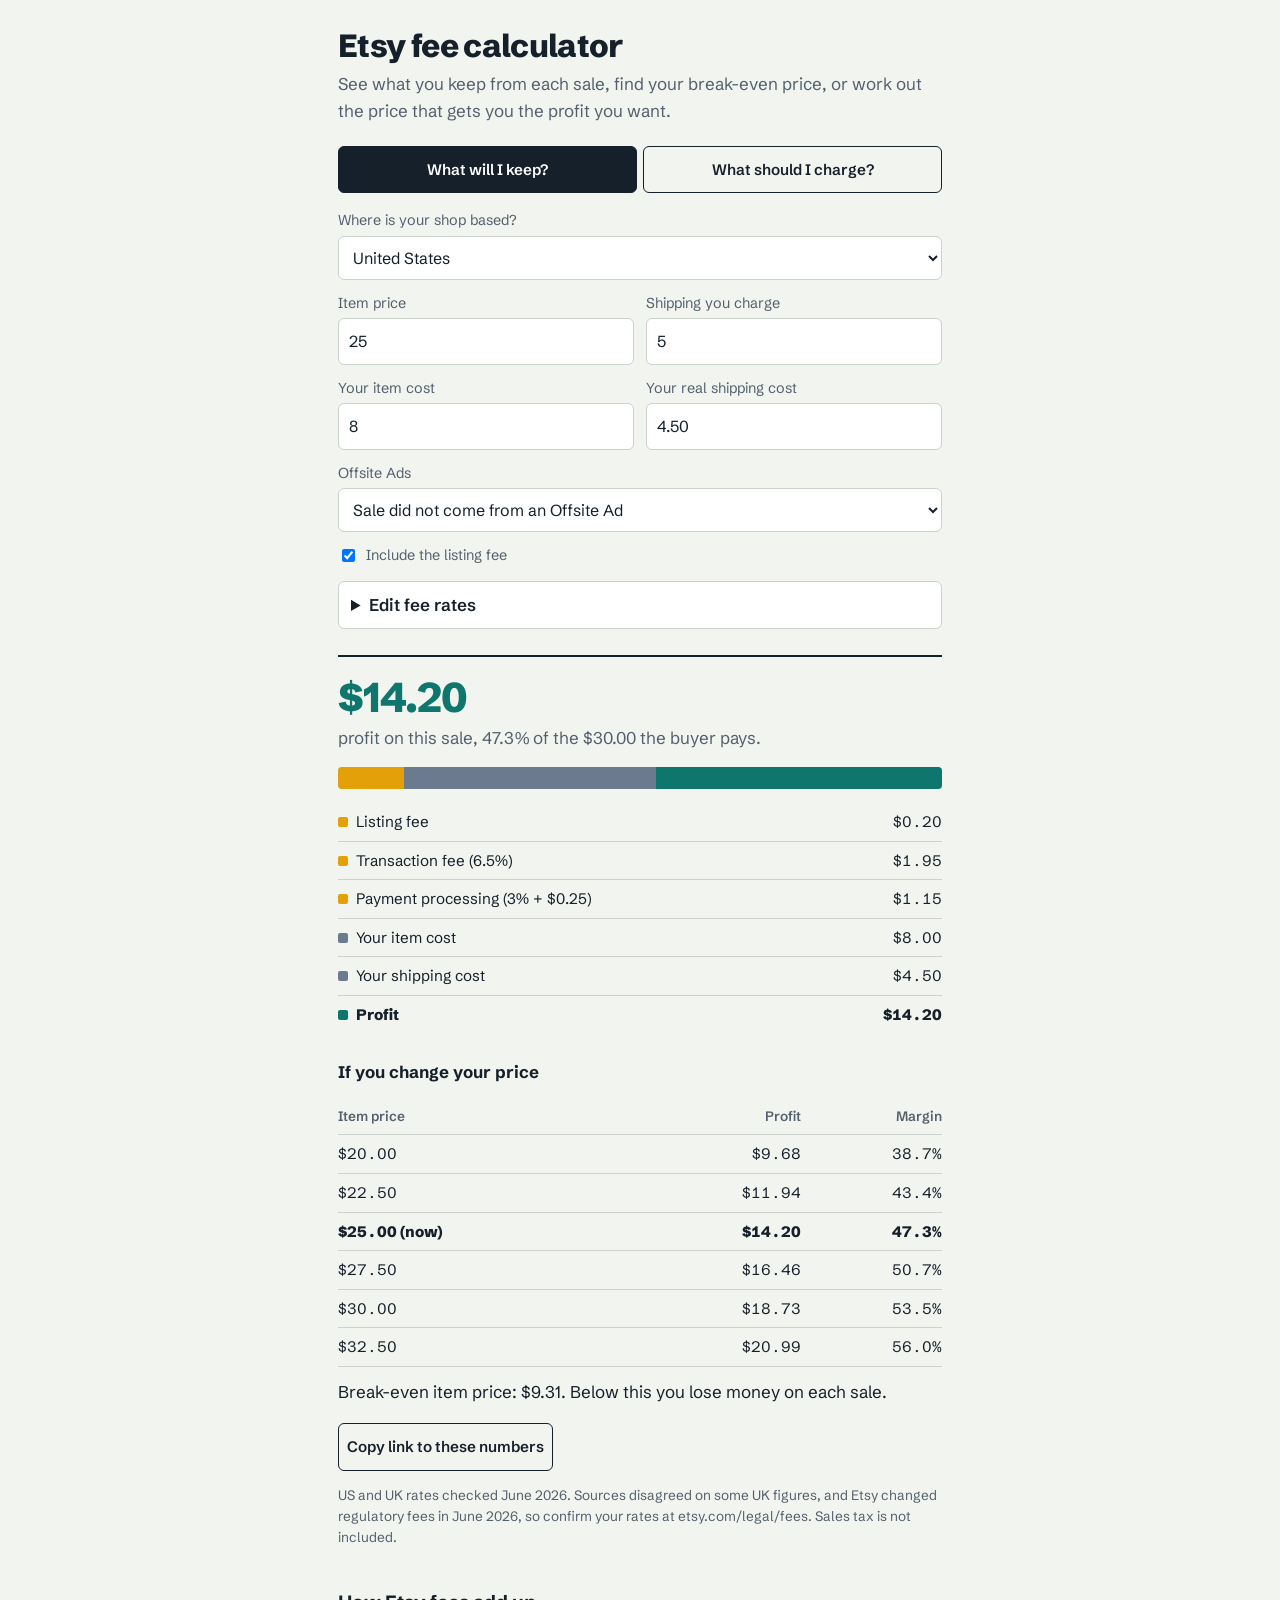
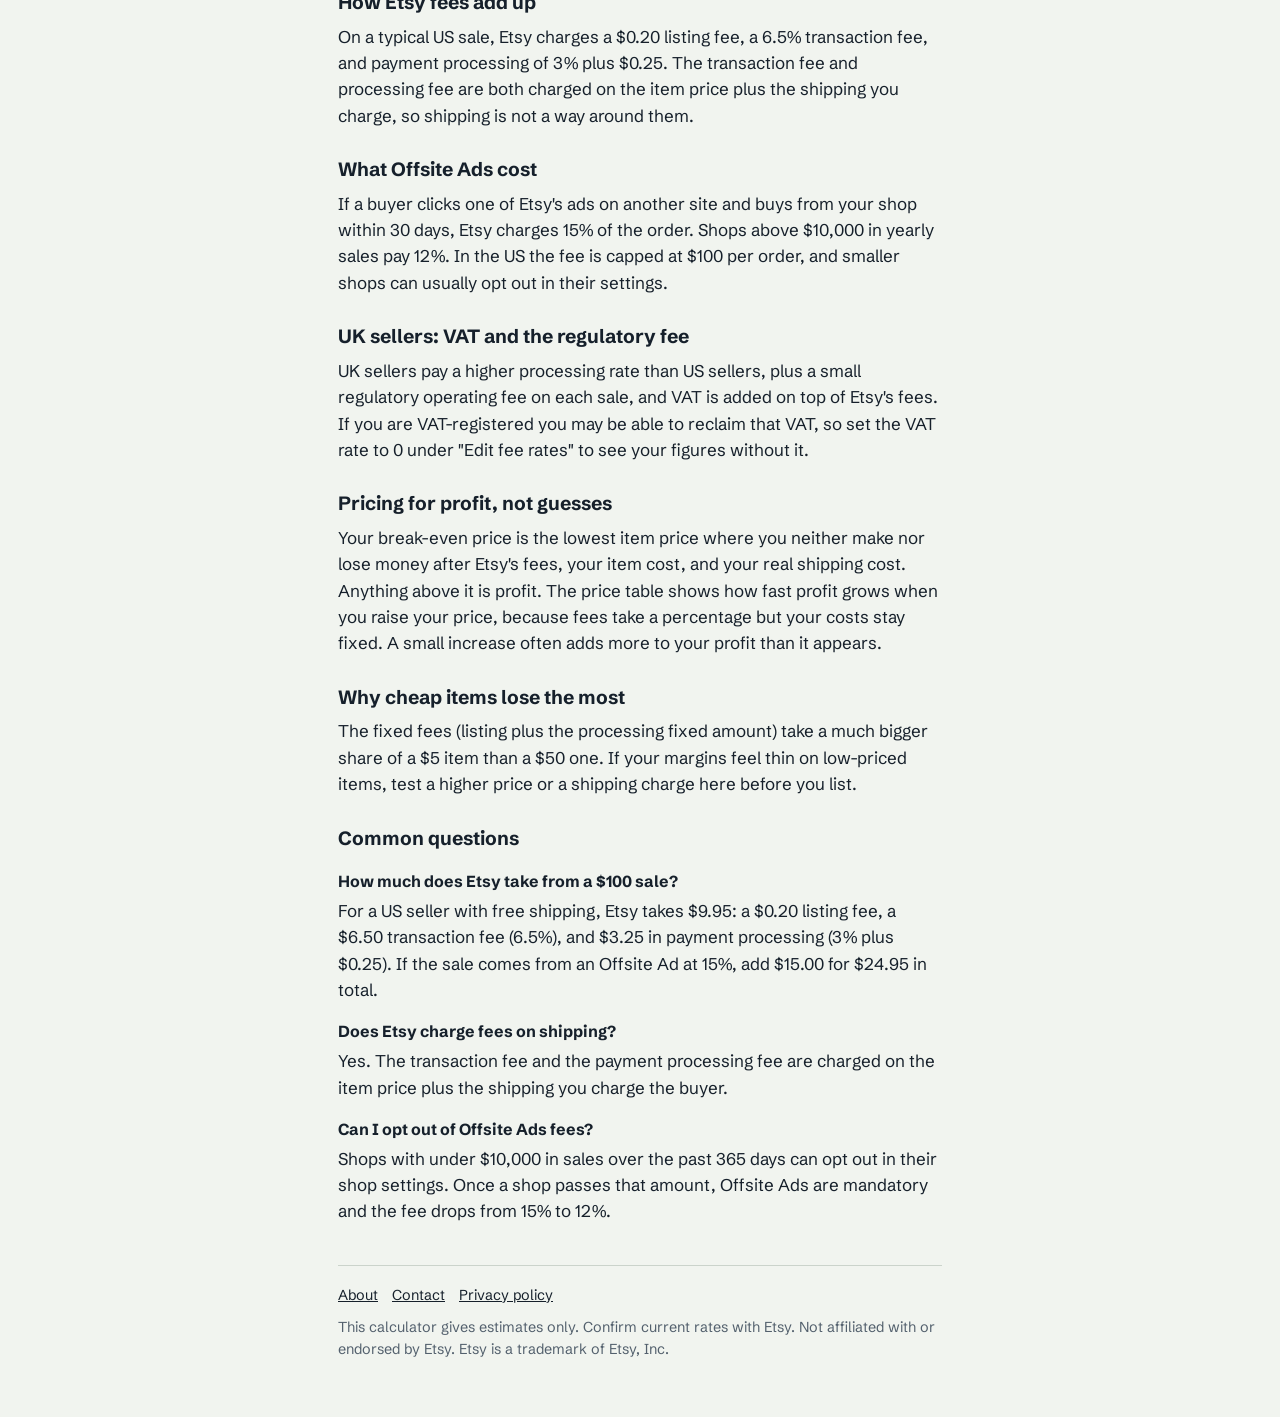
<file: index.html>
<!doctype html>
<html lang="en">
<head>
<meta charset="utf-8">
<meta name="viewport" content="width=device-width,initial-scale=1">
<title>Etsy Fee Calculator: Profit, Break-Even and Pricing (US, UK, Custom)</title>
<meta name="description" content="Free Etsy fee calculator for US and UK sellers with editable rates for any country. See profit per sale, your break-even price, the price for a target margin, and what happens if you raise or lower your price.">
<link rel="preconnect" href="https://fonts.googleapis.com">
<link rel="preconnect" href="https://fonts.gstatic.com" crossorigin>
<link href="https://fonts.googleapis.com/css2?family=Schibsted+Grotesk:wght@400;600;800&display=swap" rel="stylesheet">
<style>
:root{--bg:#F1F4EF;--ink:#16202B;--mute:#53606D;--line:#CBD3CB;--fee:#E3A008;--cost:#6B7A8F;--win:#0F766E;--loss:#B3261E;--paper:#fff}
*{box-sizing:border-box}
body{margin:0;background:var(--bg);color:var(--ink);font:17px/1.55 "Schibsted Grotesk",system-ui,sans-serif}
main{max-width:640px;margin:0 auto;padding:28px 18px 56px}
h1{font-size:2rem;line-height:1.1;margin:0 0 8px;letter-spacing:-.02em;font-weight:800}
.lede{color:var(--mute);margin:0 0 22px}
.modes{display:flex;gap:6px;margin-bottom:16px}
.modes button,.copy{padding:11px 8px;border:1.5px solid var(--ink);background:transparent;color:var(--ink);font:inherit;font-weight:600;font-size:.95rem;border-radius:6px;cursor:pointer}
.modes button{flex:1}
.modes button[aria-pressed=true]{background:var(--ink);color:#fff}
.grid{display:grid;grid-template-columns:1fr 1fr;gap:12px}
label{display:flex;flex-direction:column;gap:4px;font-size:.9rem;color:var(--mute)}
input,select{font:inherit;font-size:1rem;color:var(--ink);padding:10px;border:1.5px solid var(--line);border-radius:6px;background:var(--paper);width:100%}
input:focus-visible,select:focus-visible,button:focus-visible,summary:focus-visible{outline:3px solid var(--win);outline-offset:2px}
.full{grid-column:1/-1}
.check{flex-direction:row;align-items:center;gap:8px}
.check input{width:auto}
[hidden]{display:none!important}
details{margin-top:14px;border:1.5px solid var(--line);border-radius:6px;padding:10px 12px;background:var(--paper)}
summary{cursor:pointer;font-weight:600}
details .grid{margin-top:12px}
.hint{font-size:.85rem;color:var(--mute);margin:10px 0 0}
.result{margin-top:26px;padding-top:20px;border-top:2px solid var(--ink)}
.big{font-size:2.6rem;font-weight:800;letter-spacing:-.03em;line-height:1}
.sub{color:var(--mute);margin:6px 0 16px}
.bar{display:flex;height:22px;border-radius:4px;overflow:hidden;background:var(--line)}
.bar span{display:block;height:100%}
table{width:100%;border-collapse:collapse;margin-top:14px;font-size:.95rem}
td,th{padding:7px 0;border-bottom:1px solid var(--line)}
th{font-size:.85rem;font-weight:600;color:var(--mute);text-align:right}
th:first-child,.ladder td:first-child{text-align:left}
td:last-child{text-align:right;font-variant-numeric:tabular-nums}
.ladder td{text-align:right;font-variant-numeric:tabular-nums}
.ladder tr.now td{font-weight:800}
.neg{color:var(--loss)}
.sw{display:inline-block;width:10px;height:10px;border-radius:2px;margin-right:8px}
tr.total td{font-weight:800;border-bottom:0}
h2.sec{font-size:1.05rem;margin:26px 0 0}
.be{margin:12px 0 0}
.note{color:var(--mute);font-size:.85rem;margin-top:14px}
.share{margin-top:18px;display:flex;align-items:center;gap:12px;flex-wrap:wrap}
article{margin-top:40px;max-width:60ch}
article h2{font-size:1.2rem;margin:26px 0 6px}article h3{font-size:1rem;margin:16px 0 4px}
article p{margin:0 0 10px}
footer{margin-top:40px;padding-top:18px;border-top:1px solid var(--line);font-size:.9rem;color:var(--mute)}footer a{color:var(--ink);margin-right:14px}footer p{margin:10px 0 0}
</style>
<link rel="canonical" href="https://sellerprofit.github.io/">
<!-- After AdSense approves your site, paste your AdSense script tag here. -->
<script type="application/ld+json">{"@context": "https://schema.org", "@type": "FAQPage", "mainEntity": [{"@type": "Question", "name": "How much does Etsy take from a $100 sale?", "acceptedAnswer": {"@type": "Answer", "text": "For a US seller with free shipping, Etsy takes $9.95: a $0.20 listing fee, a $6.50 transaction fee (6.5%), and $3.25 in payment processing (3% plus $0.25). If the sale comes from an Offsite Ad at 15%, add $15.00 for $24.95 in total."}}, {"@type": "Question", "name": "Does Etsy charge fees on shipping?", "acceptedAnswer": {"@type": "Answer", "text": "Yes. The transaction fee and the payment processing fee are charged on the item price plus the shipping you charge the buyer."}}, {"@type": "Question", "name": "Can I opt out of Offsite Ads fees?", "acceptedAnswer": {"@type": "Answer", "text": "Shops with under $10,000 in sales over the past 365 days can opt out in their shop settings. Once a shop passes that amount, Offsite Ads are mandatory and the fee drops from 15% to 12%."}}]}</script>
</head>
<body>
<main>
  <h1>Etsy fee calculator</h1>
  <p class="lede">See what you keep from each sale, find your break-even price, or work out the price that gets you the profit you want.</p>

  <div class="modes">
    <button type="button" id="m-fees" aria-pressed="true">What will I keep?</button>
    <button type="button" id="m-price" aria-pressed="false">What should I charge?</button>
  </div>

  <div class="grid">
    <label class="full">Where is your shop based?
      <select id="country">
        <option value="us">United States</option>
        <option value="uk">United Kingdom</option>
        <option value="other">Other country (enter your rates)</option>
      </select>
    </label>
    <label id="l-price">Item price
      <input id="price" type="number" inputmode="decimal" min="0" step="0.01" value="25">
    </label>
    <label id="l-ttype" hidden>My goal is a
      <select id="ttype">
        <option value="amt">Profit amount</option>
        <option value="pct">Profit margin (%)</option>
      </select>
    </label>
    <label id="l-target" hidden><span id="t-label">Profit I want</span>
      <input id="target" type="number" inputmode="decimal" step="0.01" value="10">
    </label>
    <label>Shipping you charge
      <input id="ship" type="number" inputmode="decimal" min="0" step="0.01" value="5">
    </label>
    <label>Your item cost
      <input id="cost" type="number" inputmode="decimal" min="0" step="0.01" value="8">
    </label>
    <label>Your real shipping cost
      <input id="shipcost" type="number" inputmode="decimal" min="0" step="0.01" value="4.50">
    </label>
    <label class="full">Offsite Ads
      <select id="ads">
        <option value="0">Sale did not come from an Offsite Ad</option>
        <option value="0.15">Offsite Ad sale, 15% (under $10k a year)</option>
        <option value="0.12">Offsite Ad sale, 12% ($10k+ a year)</option>
      </select>
    </label>
    <label class="full check"><input id="listing" type="checkbox" checked> Include the listing fee</label>
  </div>

  <details>
    <summary>Edit fee rates</summary>
    <div class="grid">
      <label>Transaction fee (%)<input id="r-t" type="number" inputmode="decimal" min="0" step="0.01"></label>
      <label>Listing fee<input id="r-l" type="number" inputmode="decimal" min="0" step="0.01"></label>
      <label>Processing fee (%)<input id="r-p" type="number" inputmode="decimal" min="0" step="0.01"></label>
      <label>Processing fixed fee<input id="r-f" type="number" inputmode="decimal" min="0" step="0.01"></label>
      <label>Regulatory operating fee (%)<input id="r-g" type="number" inputmode="decimal" min="0" step="0.01"></label>
      <label>VAT on Etsy fees (%)<input id="r-v" type="number" inputmode="decimal" min="0" step="0.01"></label>
      <label class="full">Offsite Ads cap per order (leave empty for none)<input id="r-cap" type="number" inputmode="decimal" min="0" step="0.01"></label>
    </div>
    <p class="hint">These fill in automatically when you pick a country. Change them if Etsy's rates for your shop are different.</p>
  </details>

  <section class="result" aria-live="polite">
    <div class="big" id="big"></div>
    <p class="sub" id="sub"></p>
    <div class="bar" id="bar" role="img" aria-label="Where the buyer's payment goes"></div>
    <table id="rows"></table>
    <p class="note" id="note"></p>

    <h2 class="sec">If you change your price</h2>
    <table class="ladder" id="ladder"></table>
    <p class="be" id="be"></p>
  </section>

  <div class="share">
    <button type="button" class="copy" id="copy">Copy link to these numbers</button>
    <span class="note" id="copied" style="margin:0"></span>
  </div>

  <p class="note">US and UK rates checked June 2026. Sources disagreed on some UK figures, and Etsy changed regulatory fees in June 2026, so confirm your rates at etsy.com/legal/fees. Sales tax is not included.</p>

  <article>
    <h2>How Etsy fees add up</h2>
    <p>On a typical US sale, Etsy charges a $0.20 listing fee, a 6.5% transaction fee, and payment processing of 3% plus $0.25. The transaction fee and processing fee are both charged on the item price plus the shipping you charge, so shipping is not a way around them.</p>
    <h2>What Offsite Ads cost</h2>
    <p>If a buyer clicks one of Etsy's ads on another site and buys from your shop within 30 days, Etsy charges 15% of the order. Shops above $10,000 in yearly sales pay 12%. In the US the fee is capped at $100 per order, and smaller shops can usually opt out in their settings.</p>
    <h2>UK sellers: VAT and the regulatory fee</h2>
    <p>UK sellers pay a higher processing rate than US sellers, plus a small regulatory operating fee on each sale, and VAT is added on top of Etsy's fees. If you are VAT-registered you may be able to reclaim that VAT, so set the VAT rate to 0 under "Edit fee rates" to see your figures without it.</p>
    <h2>Pricing for profit, not guesses</h2>
    <p>Your break-even price is the lowest item price where you neither make nor lose money after Etsy's fees, your item cost, and your real shipping cost. Anything above it is profit. The price table shows how fast profit grows when you raise your price, because fees take a percentage but your costs stay fixed. A small increase often adds more to your profit than it appears.</p>
    <h2>Why cheap items lose the most</h2>
    <p>The fixed fees (listing plus the processing fixed amount) take a much bigger share of a $5 item than a $50 one. If your margins feel thin on low-priced items, test a higher price or a shipping charge here before you list.</p>
    <h2>Common questions</h2>
    <h3>How much does Etsy take from a $100 sale?</h3>
    <p>For a US seller with free shipping, Etsy takes $9.95: a $0.20 listing fee, a $6.50 transaction fee (6.5%), and $3.25 in payment processing (3% plus $0.25). If the sale comes from an Offsite Ad at 15%, add $15.00 for $24.95 in total.</p>
    <h3>Does Etsy charge fees on shipping?</h3>
    <p>Yes. The transaction fee and the payment processing fee are charged on the item price plus the shipping you charge the buyer.</p>
    <h3>Can I opt out of Offsite Ads fees?</h3>
    <p>Shops with under $10,000 in sales over the past 365 days can opt out in their shop settings. Once a shop passes that amount, Offsite Ads are mandatory and the fee drops from 15% to 12%.</p>
  </article>
  <footer>
    <nav><a href="about.html">About</a><a href="contact.html">Contact</a><a href="privacy.html">Privacy policy</a></nav>
    <p>This calculator gives estimates only. Confirm current rates with Etsy. Not affiliated with or endorsed by Etsy. Etsy is a trademark of Etsy, Inc.</p>
  </footer>
</main>

<script>
const $ = id => document.getElementById(id);
const n = id => Math.max(0, parseFloat($(id).value) || 0);
const PRESETS = {
  us:    {sym:'$', t:6.5, p:3, f:0.25, g:0,    v:0,  l:0.20, cap:100},
  uk:    {sym:'£', t:6.5, p:4, f:0.20, g:0.48, v:20, l:0.16, cap:''},
  other: {sym:'',  t:6.5, p:3, f:0.25, g:0,    v:0,  l:0.20, cap:''}
};
const IDS = ['country','price','target','ttype','ship','cost','shipcost','ads','r-t','r-l','r-p','r-f','r-g','r-v','r-cap'];
let mode = 'fees', sym = '$';
const money = v => (v < 0 ? '-' : '') + sym + Math.abs(v).toFixed(2);
const pct = x => String(+(x * 100).toFixed(2)) + '%';

function setMode(m) {
  mode = m;
  $('m-fees').setAttribute('aria-pressed', m === 'fees');
  $('m-price').setAttribute('aria-pressed', m === 'price');
  $('l-price').hidden = m !== 'fees';
  $('l-target').hidden = m !== 'price';
  $('l-ttype').hidden = m !== 'price';
  run();
}

function setCountry() {
  const q = PRESETS[$('country').value];
  sym = q.sym;
  ['t','p','f','g','v','l','cap'].forEach(k => { $('r-' + k).value = q[k]; });
  run();
}

function run() {
  const S = n('ship'), C = n('cost'), SC = n('shipcost'), o = +$('ads').value;
  const t = n('r-t') / 100, p = n('r-p') / 100, f = n('r-f'), g = n('r-g') / 100, v = n('r-v') / 100;
  const cap = $('r-cap').value === '' ? Infinity : n('r-cap');
  const L = $('listing').checked ? n('r-l') : 0;
  const k = 1 + v;
  const type = $('ttype').value;
  $('t-label').textContent = type === 'pct' ? 'Margin I want (%)' : 'Profit I want';

  // Order total R (item + shipping) that gives a target: an amount, or a share of R.
  const solveR = (T, kind) => {
    const fixed = C + SC + k * (L + f) + (kind === 'amt' ? T : 0);
    const m = kind === 'pct' ? T / 100 : 0;
    let R = fixed / Math.max(0.05, 1 - k * (t + p + g + o) - m);
    if (o * R > cap) R = (fixed + k * cap) / Math.max(0.05, 1 - k * (t + p + g) - m);
    return R;
  };
  const calc = R => {
    const tr = t * R, pr = R > 0 ? p * R + f : 0, rg = g * R, ad = Math.min(o * R, cap);
    const sub = L + tr + pr + rg + ad, vat = v * sub, fees = sub + vat;
    return {R, tr, pr, rg, ad, vat, fees, profit: R - fees - C - SC};
  };

  let P, T = 0, note = '';
  if (mode === 'fees') {
    P = n('price');
  } else {
    T = parseFloat($('target').value) || 0;
    P = solveR(T, type) - S;
    if (P < 0) { P = 0; note = 'Your shipping charge alone already covers this goal.'; }
  }

  const x = calc(P + S), R = x.R, profit = x.profit;
  const margin = R > 0 ? profit / R * 100 : 0;

  if (mode === 'fees') {
    $('big').textContent = money(profit);
    $('big').style.color = profit < 0 ? 'var(--loss)' : 'var(--win)';
    $('sub').textContent = profit < 0
      ? 'You lose money on this sale. The buyer pays ' + money(R) + '.'
      : 'profit on this sale, ' + margin.toFixed(1) + '% of the ' + money(R) + ' the buyer pays.';
  } else {
    $('big').textContent = money(P);
    $('big').style.color = 'var(--ink)';
    $('sub').textContent = type === 'pct'
      ? 'item price for a ' + +T.toFixed(2) + '% margin, which is ' + money(profit) + ' profit. The buyer pays ' + money(R) + ' in total.'
      : 'item price to keep ' + money(T) + ' after fees and costs. The buyer pays ' + money(R) + ' in total.';
  }

  const scale = Math.max(R, x.fees + C + SC) || 1;
  const w = a => (Math.max(0, a) / scale * 100).toFixed(2) + '%';
  $('bar').innerHTML =
    '<span style="width:' + w(x.fees) + ';background:var(--fee)"></span>' +
    '<span style="width:' + w(C + SC) + ';background:var(--cost)"></span>' +
    '<span style="width:' + w(profit) + ';background:var(--win)"></span>';

  const row = (c, label, a, cls) =>
    '<tr class="' + (cls || '') + '"><td><span class="sw" style="background:' + c + '"></span>' + label + '</td><td>' + money(a) + '</td></tr>';
  let h = '';
  if (L) h += row('var(--fee)', 'Listing fee', L);
  h += row('var(--fee)', 'Transaction fee (' + pct(t) + ')', x.tr);
  h += row('var(--fee)', 'Payment processing (' + pct(p) + ' + ' + sym + f.toFixed(2) + ')', x.pr);
  if (g) h += row('var(--fee)', 'Regulatory operating fee (' + pct(g) + ')', x.rg);
  if (o) h += row('var(--fee)', 'Offsite Ads fee (' + pct(o) + ')', x.ad);
  if (v) h += row('var(--fee)', 'VAT on Etsy fees (' + pct(v) + ')', x.vat);
  h += row('var(--cost)', 'Your item cost', C);
  h += row('var(--cost)', 'Your shipping cost', SC);
  h += row(profit < 0 ? 'var(--loss)' : 'var(--win)', 'Profit', profit, 'total');
  $('rows').innerHTML = h;
  $('note').textContent = note;

  // Price ladder around the current item price
  let lad = '';
  if (P > 0) {
    lad = '<tr><th>Item price</th><th>Profit</th><th>Margin</th></tr>';
    [-20, -10, 0, 10, 20, 30].forEach(d => {
      const y = calc(P * (1 + d / 100) + S);
      const pm = y.R > 0 ? y.profit / y.R * 100 : 0;
      lad += '<tr class="' + (d === 0 ? 'now' : '') + '"><td>' + money(P * (1 + d / 100)) + (d === 0 ? ' (now)' : '') +
        '</td><td class="' + (y.profit < 0 ? 'neg' : '') + '">' + money(y.profit) +
        '</td><td class="' + (y.profit < 0 ? 'neg' : '') + '">' + pm.toFixed(1) + '%</td></tr>';
    });
  }
  $('ladder').innerHTML = lad;
  const be = Math.max(0, solveR(0, 'amt') - S);
  $('be').textContent = 'Break-even item price: ' + money(be) + '. Below this you lose money on each sale.';
}

function shareLink() {
  const q = new URLSearchParams();
  IDS.forEach(id => q.set(id, $(id).value));
  q.set('listing', $('listing').checked ? '1' : '0');
  q.set('mode', mode);
  const url = location.href.split('#')[0].split('?')[0] + '?' + q.toString();
  const say = s => { $('copied').textContent = s; };
  if (navigator.clipboard && navigator.clipboard.writeText) {
    navigator.clipboard.writeText(url).then(() => say('Link copied.'), () => say(url));
  } else {
    say(url);
  }
}

function loadFromLink() {
  const q = new URLSearchParams(location.search);
  if (q.has('country') && PRESETS[q.get('country')]) { $('country').value = q.get('country'); setCountry(); }
  IDS.forEach(id => { if (q.has(id)) $(id).value = q.get(id); });
  if (q.has('listing')) $('listing').checked = q.get('listing') === '1';
  setMode(q.get('mode') === 'price' ? 'price' : 'fees');
}

document.querySelectorAll('input,select').forEach(el => el.addEventListener('input', run));
$('country').addEventListener('change', setCountry);
$('m-fees').addEventListener('click', () => setMode('fees'));
$('m-price').addEventListener('click', () => setMode('price'));
$('copy').addEventListener('click', shareLink);
setCountry();
loadFromLink();
</script>
</body>
</html>
</file>
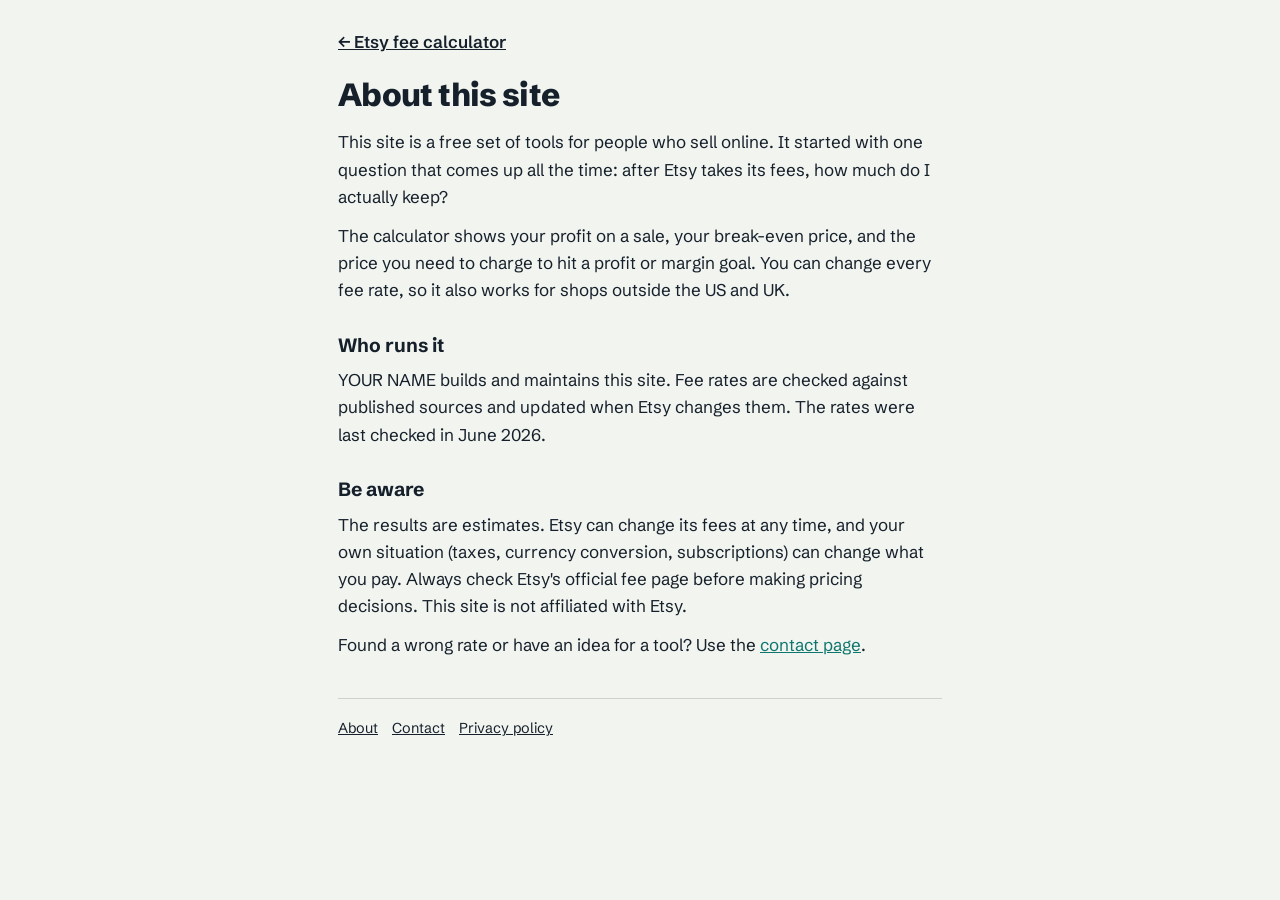
<file: about.html>
<!doctype html>
<html lang="en">
<head>
<meta charset="utf-8">
<meta name="viewport" content="width=device-width,initial-scale=1">
<title>About: Etsy Fee Calculator</title>
<meta name="description" content="Who built this Etsy fee calculator and why.">
<link rel="stylesheet" href="site.css">
<link href="https://fonts.googleapis.com/css2?family=Schibsted+Grotesk:wght@400;600;800&display=swap" rel="stylesheet">
</head>
<body>
<main>
<p class="top"><a href="index.html">&larr; Etsy fee calculator</a></p>
<h1>About this site</h1>
<p>This site is a free set of tools for people who sell online. It started with one question that comes up all the time: after Etsy takes its fees, how much do I actually keep?</p>
<p>The calculator shows your profit on a sale, your break-even price, and the price you need to charge to hit a profit or margin goal. You can change every fee rate, so it also works for shops outside the US and UK.</p>
<h2>Who runs it</h2>
<p>YOUR NAME builds and maintains this site. Fee rates are checked against published sources and updated when Etsy changes them. The rates were last checked in June 2026.</p>
<h2>Be aware</h2>
<p>The results are estimates. Etsy can change its fees at any time, and your own situation (taxes, currency conversion, subscriptions) can change what you pay. Always check Etsy's official fee page before making pricing decisions. This site is not affiliated with Etsy.</p>
<p>Found a wrong rate or have an idea for a tool? Use the <a href="contact.html">contact page</a>.</p>
<footer><nav><a href="about.html">About</a><a href="contact.html">Contact</a><a href="privacy.html">Privacy policy</a></nav></footer>
</main>
</body>
</html>
</file>
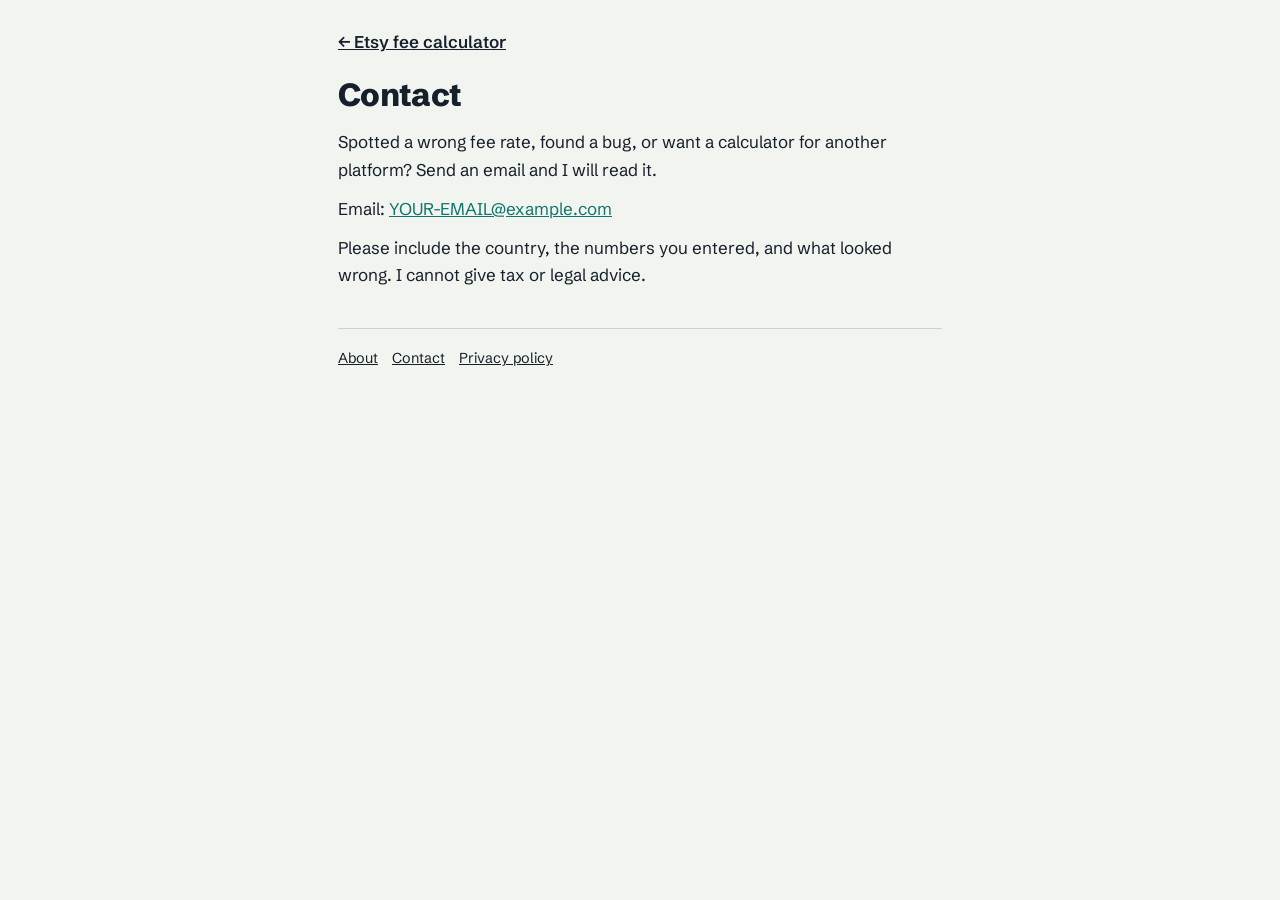
<file: contact.html>
<!doctype html>
<html lang="en">
<head>
<meta charset="utf-8">
<meta name="viewport" content="width=device-width,initial-scale=1">
<title>Contact: Etsy Fee Calculator</title>
<meta name="description" content="How to contact the person behind this Etsy fee calculator.">
<link rel="stylesheet" href="site.css">
<link href="https://fonts.googleapis.com/css2?family=Schibsted+Grotesk:wght@400;600;800&display=swap" rel="stylesheet">
</head>
<body>
<main>
<p class="top"><a href="index.html">&larr; Etsy fee calculator</a></p>
<h1>Contact</h1>
<p>Spotted a wrong fee rate, found a bug, or want a calculator for another platform? Send an email and I will read it.</p>
<p>Email: <a href="basicroughuse@gmail.com">YOUR-EMAIL@example.com</a></p>
<p>Please include the country, the numbers you entered, and what looked wrong. I cannot give tax or legal advice.</p>
<footer><nav><a href="about.html">About</a><a href="contact.html">Contact</a><a href="privacy.html">Privacy policy</a></nav></footer>
</main>
</body>
</html>
</file>
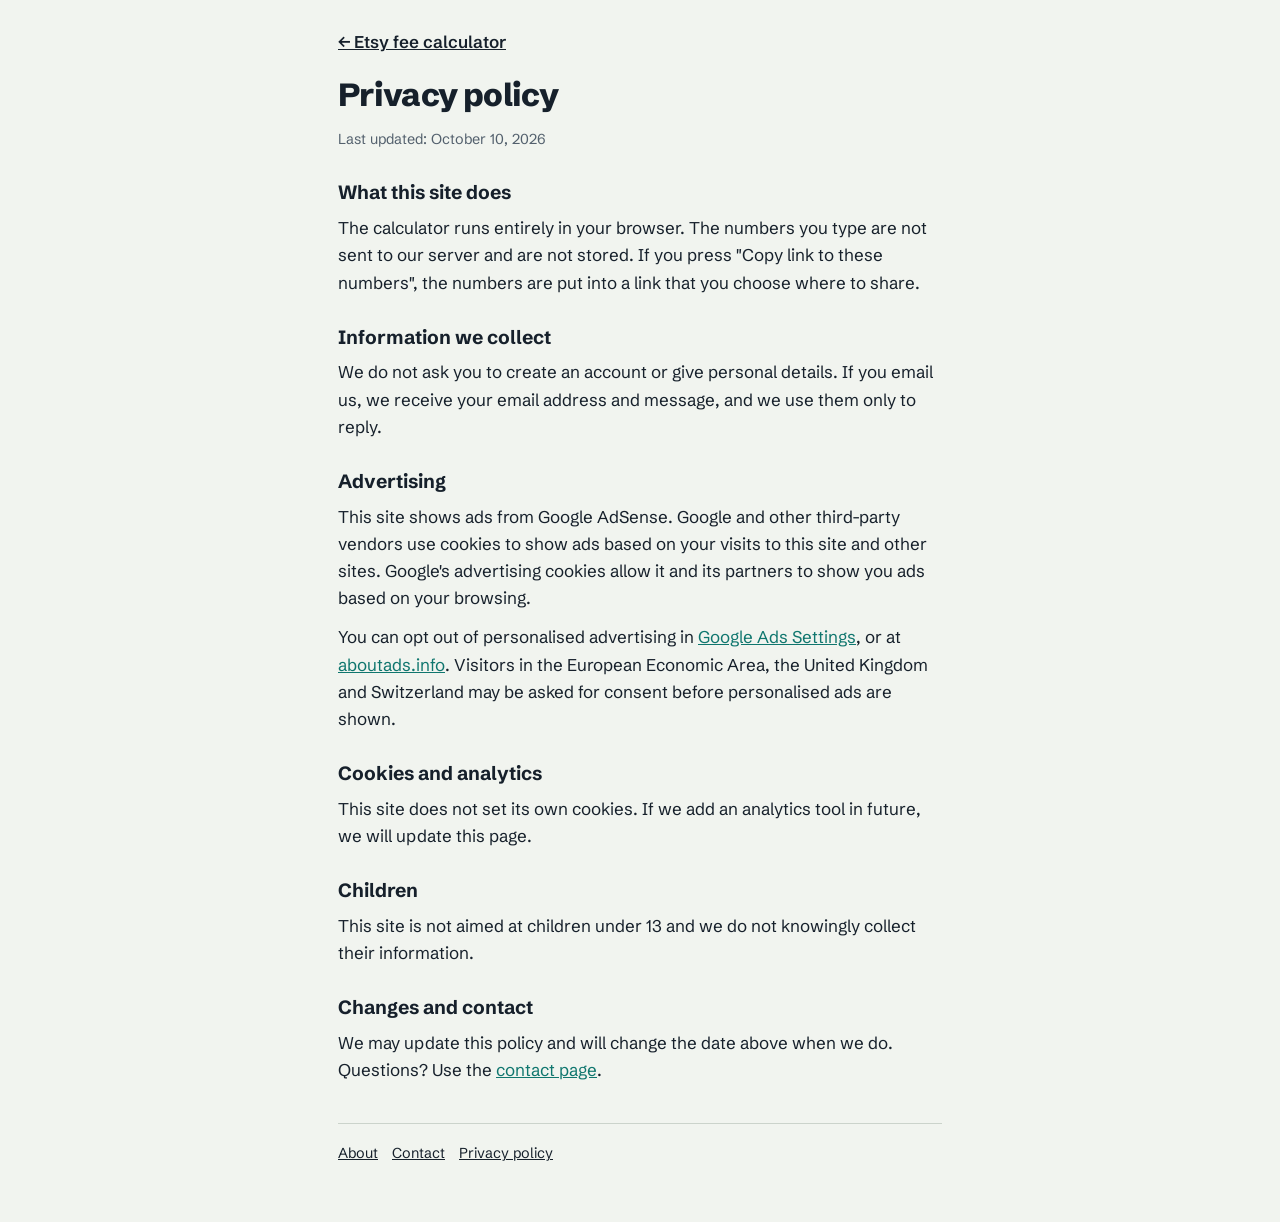
<file: privacy.html>
<!doctype html>
<html lang="en">
<head>
<meta charset="utf-8">
<meta name="viewport" content="width=device-width,initial-scale=1">
<title>Privacy policy: Etsy Fee Calculator</title>
<meta name="description" content="How this site handles data, cookies and advertising.">
<link rel="stylesheet" href="site.css">
<link href="https://fonts.googleapis.com/css2?family=Schibsted+Grotesk:wght@400;600;800&display=swap" rel="stylesheet">
</head>
<body>
<main>
<p class="top"><a href="index.html">&larr; Etsy fee calculator</a></p>
<h1>Privacy policy</h1>
<p class="upd">Last updated: October 10, 2026</p>
<h2>What this site does</h2>
<p>The calculator runs entirely in your browser. The numbers you type are not sent to our server and are not stored. If you press "Copy link to these numbers", the numbers are put into a link that you choose where to share.</p>
<h2>Information we collect</h2>
<p>We do not ask you to create an account or give personal details. If you email us, we receive your email address and message, and we use them only to reply.</p>
<h2>Advertising</h2>
<p>This site shows ads from Google AdSense. Google and other third-party vendors use cookies to show ads based on your visits to this site and other sites. Google's advertising cookies allow it and its partners to show you ads based on your browsing.</p>
<p>You can opt out of personalised advertising in <a href="https://adssettings.google.com">Google Ads Settings</a>, or at <a href="https://www.aboutads.info">aboutads.info</a>. Visitors in the European Economic Area, the United Kingdom and Switzerland may be asked for consent before personalised ads are shown.</p>
<h2>Cookies and analytics</h2>
<p>This site does not set its own cookies. If we add an analytics tool in future, we will update this page.</p>
<h2>Children</h2>
<p>This site is not aimed at children under 13 and we do not knowingly collect their information.</p>
<h2>Changes and contact</h2>
<p>We may update this policy and will change the date above when we do. Questions? Use the <a href="contact.html">contact page</a>.</p>
<footer><nav><a href="about.html">About</a><a href="contact.html">Contact</a><a href="privacy.html">Privacy policy</a></nav></footer>
</main>
</body>
</html>
</file>
<file: site.css>
:root{--bg:#F1F4EF;--ink:#16202B;--mute:#53606D;--line:#CBD3CB;--win:#0F766E}
*{box-sizing:border-box}
body{margin:0;background:var(--bg);color:var(--ink);font:17px/1.6 "Schibsted Grotesk",system-ui,sans-serif}
main{max-width:640px;margin:0 auto;padding:28px 18px 56px}
h1{font-size:2rem;line-height:1.1;margin:0 0 16px;letter-spacing:-.02em;font-weight:800}
h2{font-size:1.2rem;margin:26px 0 6px}
p,ul{margin:0 0 12px}
a{color:var(--win)}
.top{margin-bottom:22px;font-weight:600}
.top a{color:var(--ink)}
.upd{color:var(--mute);font-size:.9rem}
footer{margin-top:40px;padding-top:18px;border-top:1px solid var(--line);font-size:.9rem;color:var(--mute)}
footer a{color:var(--ink);margin-right:14px}
</file>
